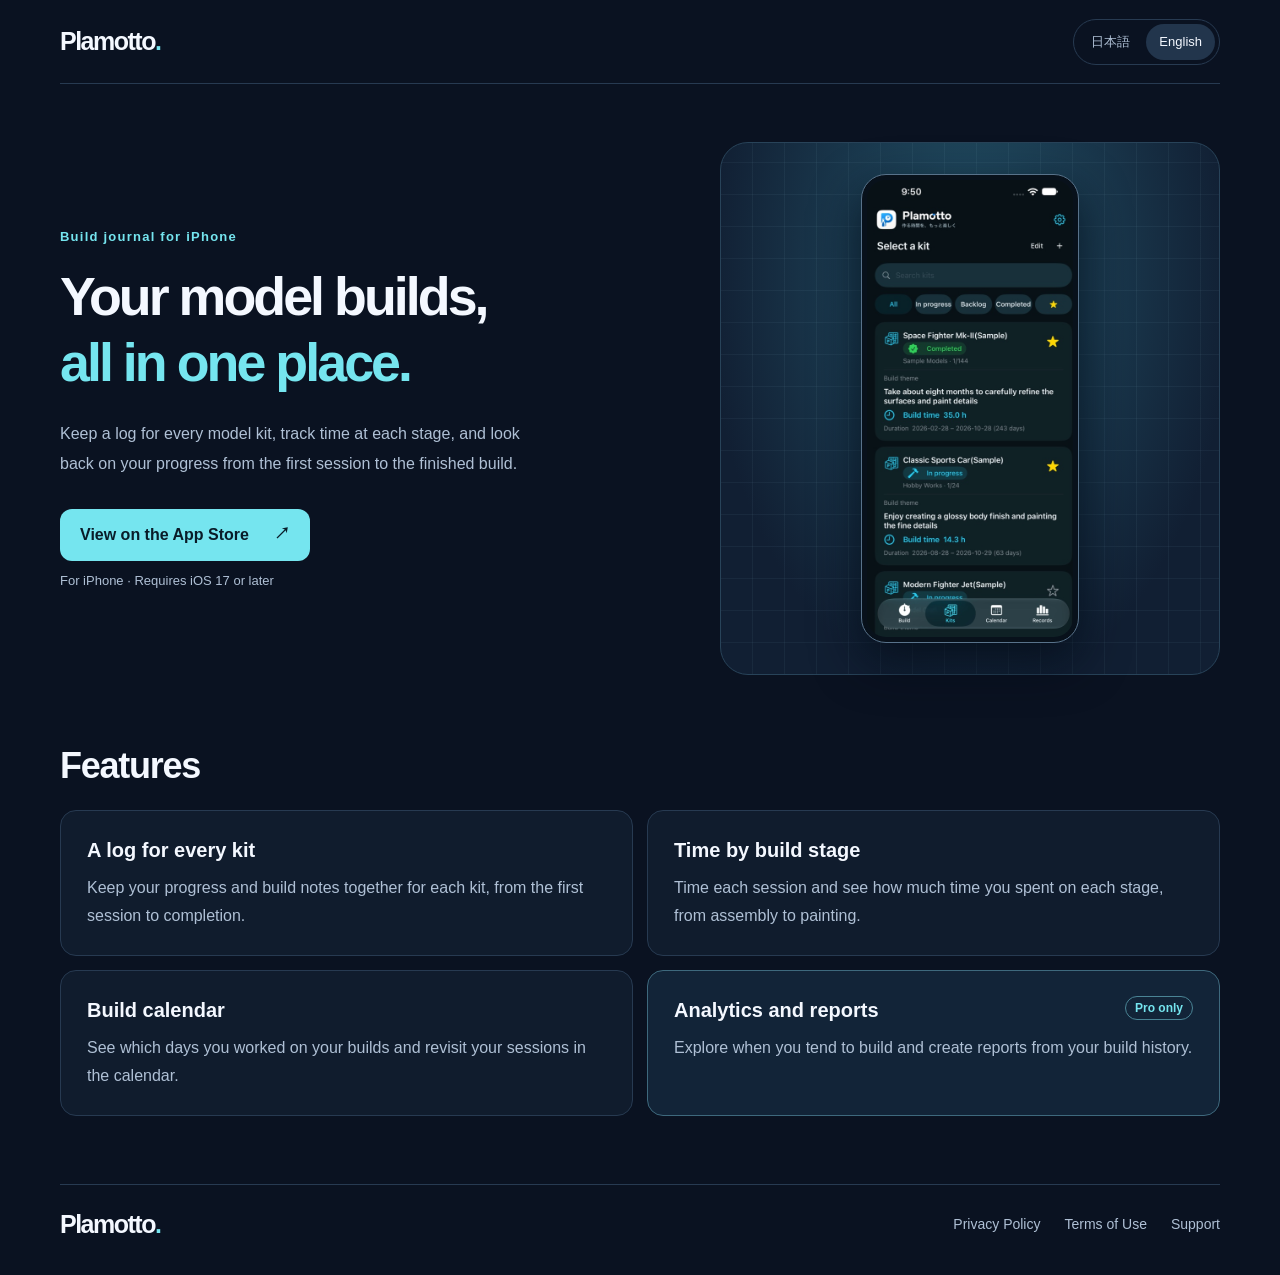
<file: index.html>
<!doctype html>
<html lang="ja">
<head>
  <meta charset="utf-8">
  <meta name="viewport" content="width=device-width, initial-scale=1">
  <meta name="theme-color" content="#0a1221">
  <meta name="description" content="Plamottoはプラモデルの制作工程と作業時間をキットごとに記録できるiPhoneアプリです。">
  <title>Plamotto — プラモデル制作記録</title>
  <link rel="canonical" href="https://plamotto.github.io/plamotto-site/">
  <link rel="stylesheet" href="assets/plamotto.css">
  <script src="assets/plamotto.js" defer></script>
</head>
<body id="top">
  <header class="wrap header">
    <a class="brand" href="#top">Plamotto<span aria-hidden="true">.</span></a>
    <div class="languages" role="group" aria-label="表示言語" data-en-label="Display language" hidden>
      <button type="button" lang="ja" aria-pressed="true">日本語</button>
      <button type="button" lang="en" aria-pressed="false">English</button>
    </div>
  </header>
  <main>
    <section class="wrap hero" aria-labelledby="headline">
      <div class="intro">
        <p class="eyebrow" data-en="Build journal for iPhone">iPhone向け制作ログ</p>
        <h1 id="headline"><span data-en="Your model builds,">プラモデル制作の記録を、</span><strong data-en="all in one place.">ひとまとめに。</strong></h1>
        <p class="lead" data-en="Keep a log for every model kit, track time at each stage, and look back on your progress from the first session to the finished build.">キットごとに制作工程と作業時間を記録。最初の作業から完成まで、積み重ねた時間を振り返れます。</p>
        <a class="cta" href="https://apps.apple.com/jp/app/plamotto/id6826028405"><span data-en="View on the App Store">App Storeで見る</span><span aria-hidden="true">↗</span></a>
        <p class="note" data-en="For iPhone · Requires iOS 17 or later">iPhone対応 · iOS 17以降</p>
      </div>
      <figure class="showcase">
        <div class="screen">
          <img src="assets/screen-ja.jpg" width="487" height="1080" alt="Plamottoのキット一覧画面。キットごとの進捗と合計制作時間を表示。" data-en-alt="Plamotto kit list showing progress and total build time for each kit.">
        </div>
      </figure>
    </section>
    <section class="wrap features" aria-labelledby="features">
      <h2 id="features" data-en="Features">主な機能</h2>
      <div class="grid">
        <article class="card">
          <h3 data-en="A log for every kit">キット別の制作ログ</h3>
          <p data-en="Keep your progress and build notes together for each kit, from the first session to completion.">作業の進み具合やメモをキットごとに整理し、制作の始まりから完成までの記録を残せます。</p>
        </article>
        <article class="card">
          <h3 data-en="Time by build stage">工程別の制作時間</h3>
          <p data-en="Time each session and see how much time you spent on each stage, from assembly to painting.">タイマーで作業時間を記録し、組み立てや塗装などの工程別に、かかった時間を確認できます。</p>
        </article>
        <article class="card">
          <h3 data-en="Build calendar">制作カレンダー</h3>
          <p data-en="See which days you worked on your builds and revisit your sessions in the calendar.">作業した日がひと目でわかり、カレンダーから日ごとの制作履歴を振り返れます。</p>
        </article>
        <article class="card pro">
          <span class="tag" data-en="Pro only">Pro限定</span>
          <h3 data-en="Analytics and reports">分析・レポート</h3>
          <p data-en="Explore when you tend to build and create reports from your build history.">曜日や時間帯ごとの制作傾向を分析し、制作の記録をレポートにまとめられます。</p>
        </article>
      </div>
    </section>
  </main>
  <footer class="wrap footer">
    <a class="brand" href="#top">Plamotto<span aria-hidden="true">.</span></a>
    <nav aria-label="サポートと法務" data-en-label="Support and legal">
      <a href="privacy/" data-en="Privacy Policy">プライバシーポリシー</a>
      <a href="terms/" data-en="Terms of Use">利用規約</a>
      <a href="support/" data-en="Support">サポート</a>
    </nav>
  </footer>
</body>
</html>
</file>
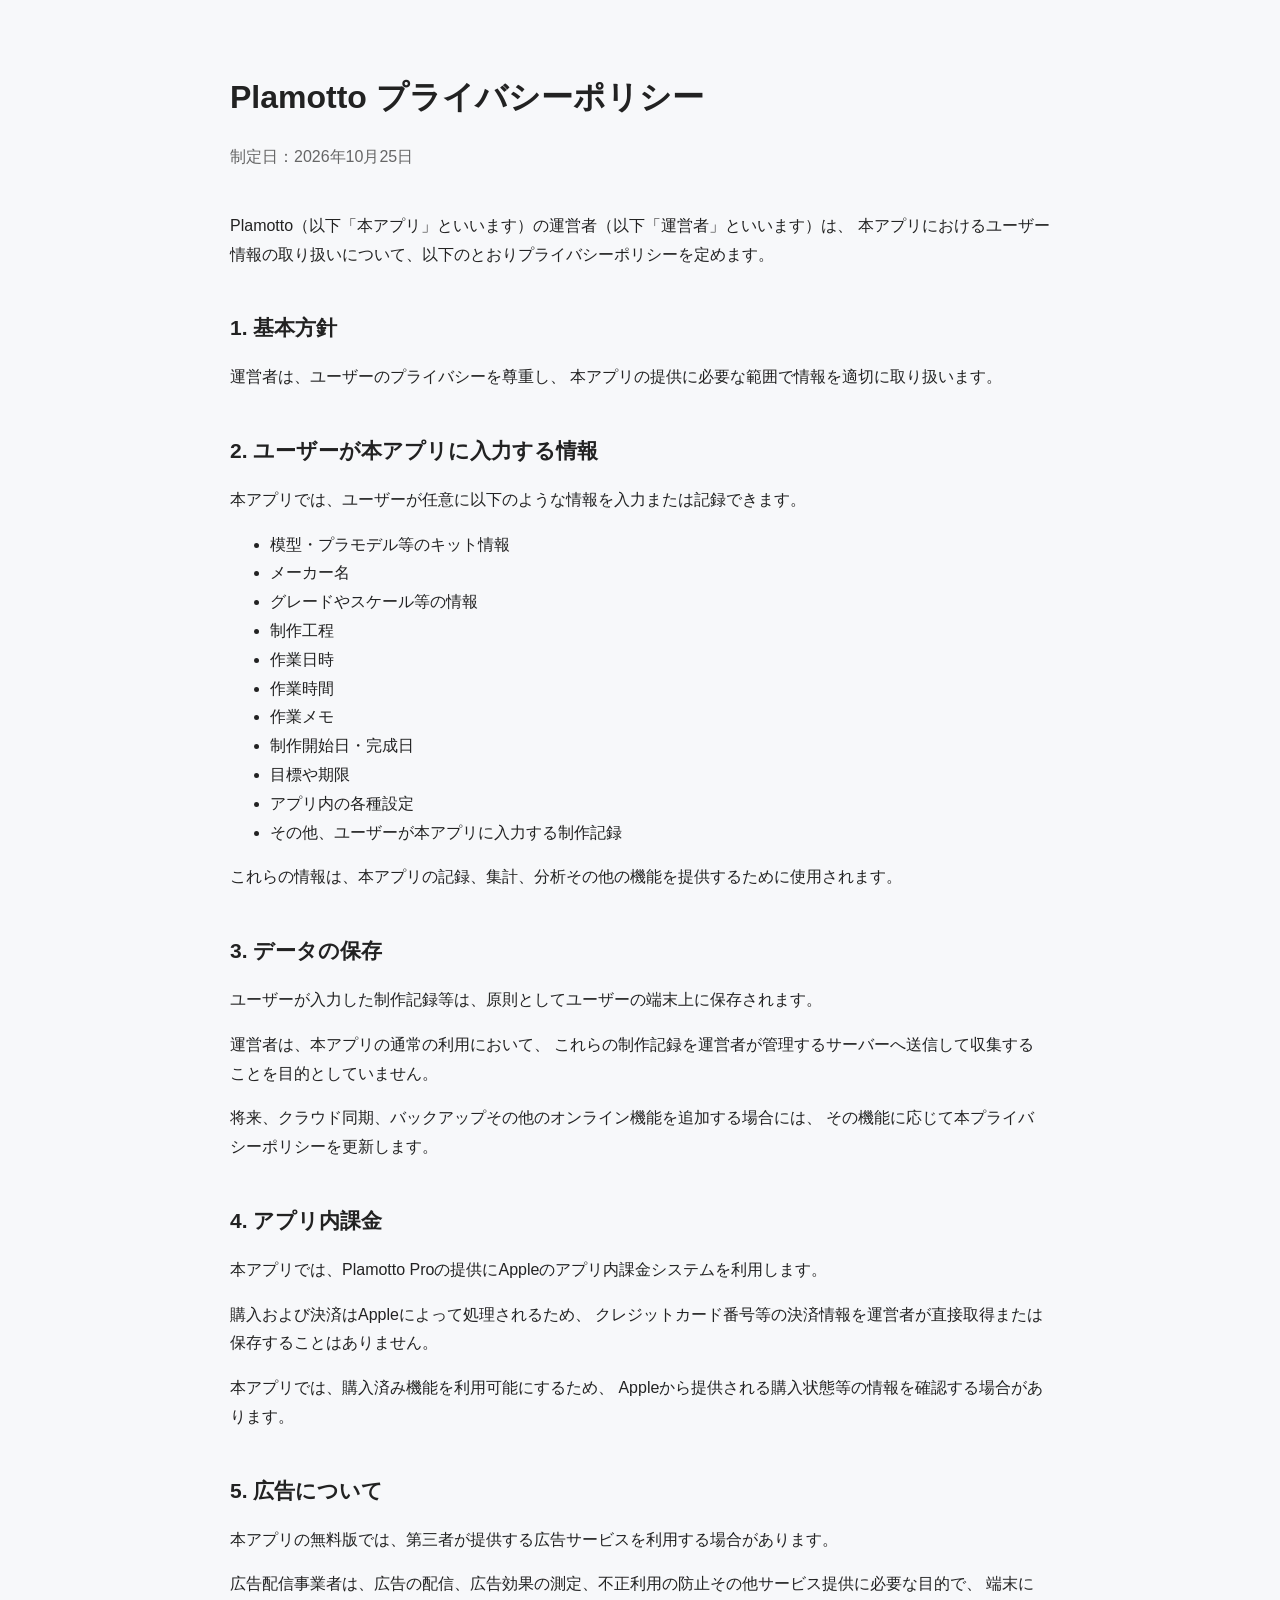
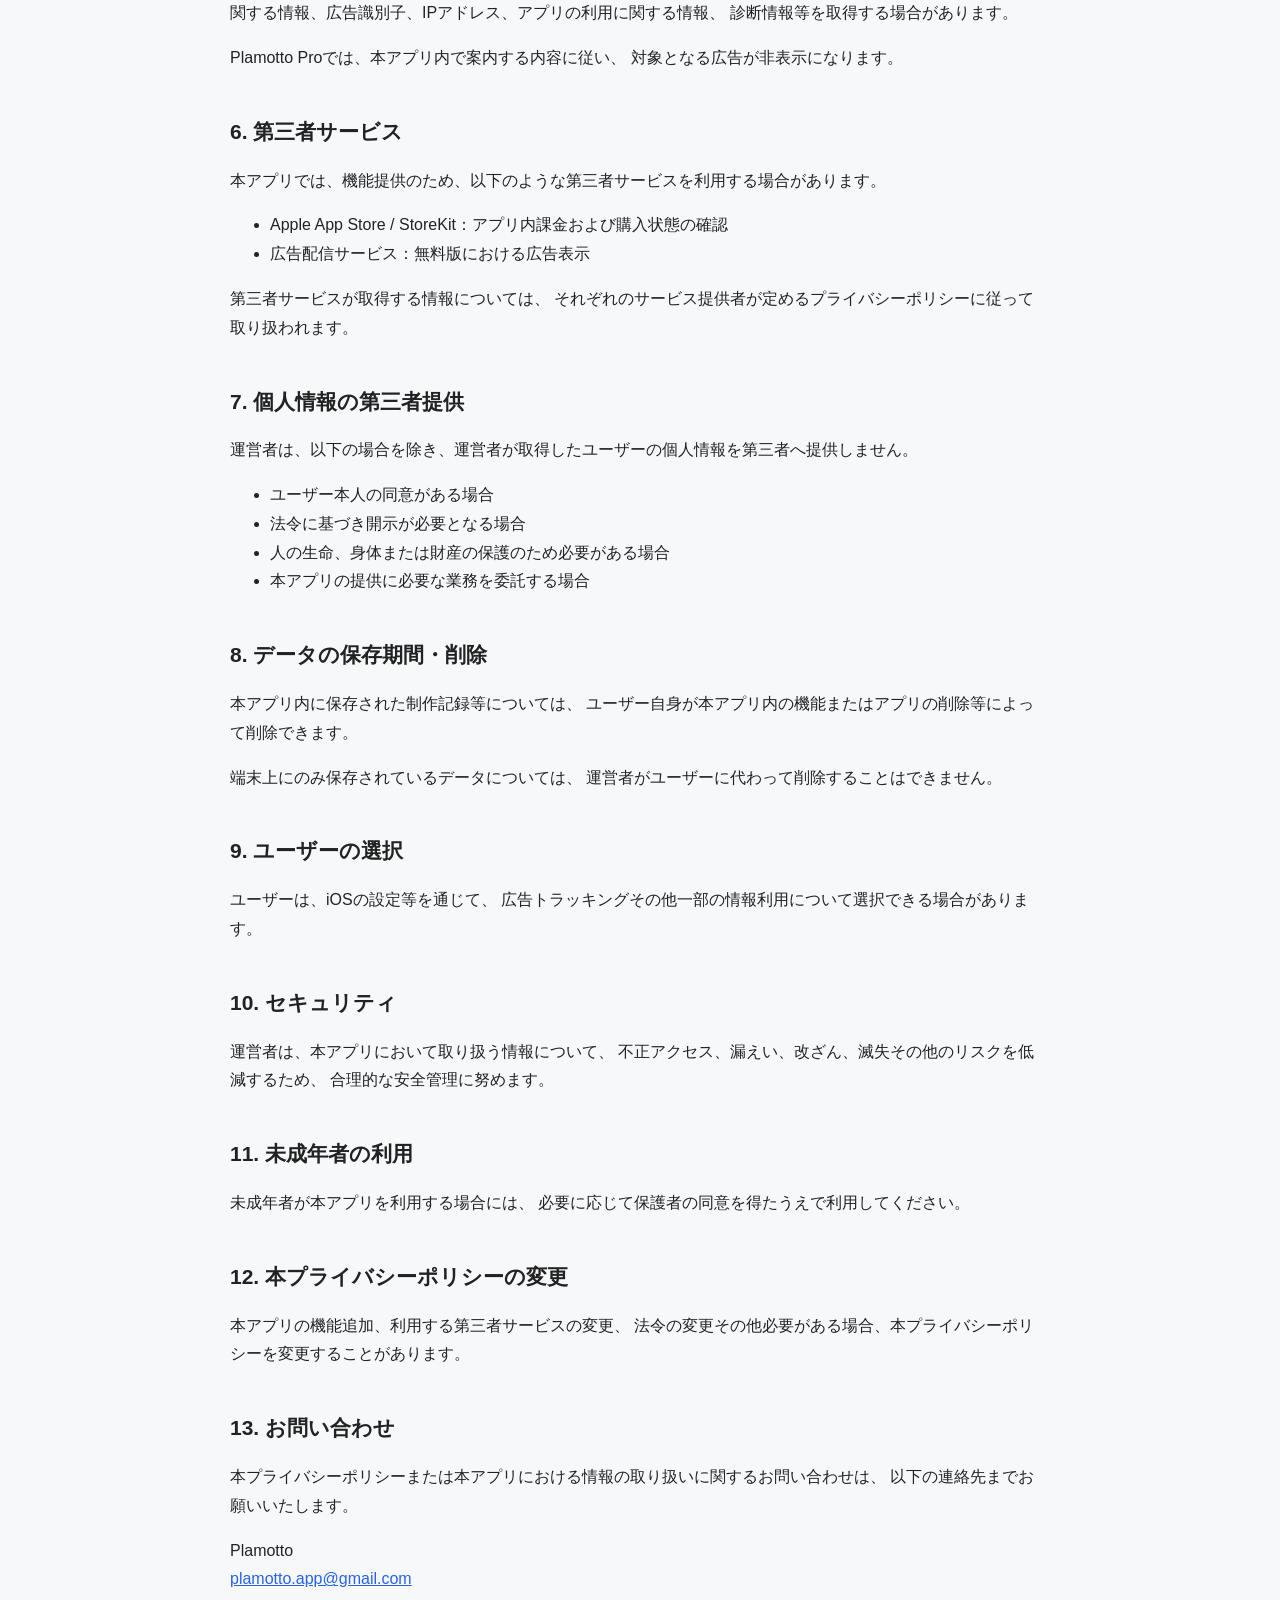
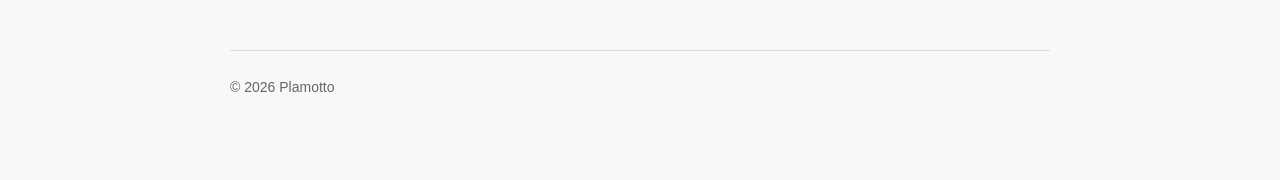
<file: privacy/index.html>
<!DOCTYPE html>
<html lang="ja">
<head>
  <meta charset="UTF-8">
  <meta name="viewport" content="width=device-width, initial-scale=1.0">
  <title>プライバシーポリシー | Plamotto</title>
  <style>
    body {
      font-family: -apple-system, BlinkMacSystemFont, "Helvetica Neue", Arial, sans-serif;
      line-height: 1.8;
      margin: 0;
      background: #f7f8fa;
      color: #222;
    }

    main {
      max-width: 820px;
      margin: 0 auto;
      padding: 48px 24px 80px;
    }

    h1 {
      font-size: 32px;
      margin-bottom: 8px;
    }

    h2 {
      font-size: 21px;
      margin-top: 40px;
      margin-bottom: 12px;
    }

    p, li {
      font-size: 16px;
    }

    .date {
      color: #666;
      margin-bottom: 40px;
    }

    a {
      color: #2563eb;
    }

    footer {
      margin-top: 56px;
      padding-top: 24px;
      border-top: 1px solid #ddd;
      color: #666;
      font-size: 14px;
    }
  </style>
</head>

<body>
<main>

  <h1>Plamotto プライバシーポリシー</h1>
  <p class="date">制定日：2026年10月25日</p>

  <p>
    Plamotto（以下「本アプリ」といいます）の運営者（以下「運営者」といいます）は、
    本アプリにおけるユーザー情報の取り扱いについて、以下のとおりプライバシーポリシーを定めます。
  </p>

  <h2>1. 基本方針</h2>
  <p>
    運営者は、ユーザーのプライバシーを尊重し、
    本アプリの提供に必要な範囲で情報を適切に取り扱います。
  </p>

  <h2>2. ユーザーが本アプリに入力する情報</h2>
  <p>本アプリでは、ユーザーが任意に以下のような情報を入力または記録できます。</p>

  <ul>
    <li>模型・プラモデル等のキット情報</li>
    <li>メーカー名</li>
    <li>グレードやスケール等の情報</li>
    <li>制作工程</li>
    <li>作業日時</li>
    <li>作業時間</li>
    <li>作業メモ</li>
    <li>制作開始日・完成日</li>
    <li>目標や期限</li>
    <li>アプリ内の各種設定</li>
    <li>その他、ユーザーが本アプリに入力する制作記録</li>
  </ul>

  <p>
    これらの情報は、本アプリの記録、集計、分析その他の機能を提供するために使用されます。
  </p>

  <h2>3. データの保存</h2>
  <p>
    ユーザーが入力した制作記録等は、原則としてユーザーの端末上に保存されます。
  </p>

  <p>
    運営者は、本アプリの通常の利用において、
    これらの制作記録を運営者が管理するサーバーへ送信して収集することを目的としていません。
  </p>

  <p>
    将来、クラウド同期、バックアップその他のオンライン機能を追加する場合には、
    その機能に応じて本プライバシーポリシーを更新します。
  </p>

  <h2>4. アプリ内課金</h2>
  <p>
    本アプリでは、Plamotto Proの提供にAppleのアプリ内課金システムを利用します。
  </p>

  <p>
    購入および決済はAppleによって処理されるため、
    クレジットカード番号等の決済情報を運営者が直接取得または保存することはありません。
  </p>

  <p>
    本アプリでは、購入済み機能を利用可能にするため、
    Appleから提供される購入状態等の情報を確認する場合があります。
  </p>

  <h2>5. 広告について</h2>
  <p>
    本アプリの無料版では、第三者が提供する広告サービスを利用する場合があります。
  </p>

  <p>
    広告配信事業者は、広告の配信、広告効果の測定、不正利用の防止その他サービス提供に必要な目的で、
    端末に関する情報、広告識別子、IPアドレス、アプリの利用に関する情報、
    診断情報等を取得する場合があります。
  </p>

  <p>
    Plamotto Proでは、本アプリ内で案内する内容に従い、
    対象となる広告が非表示になります。
  </p>

  <h2>6. 第三者サービス</h2>
  <p>本アプリでは、機能提供のため、以下のような第三者サービスを利用する場合があります。</p>

  <ul>
    <li>Apple App Store / StoreKit：アプリ内課金および購入状態の確認</li>
    <li>広告配信サービス：無料版における広告表示</li>
  </ul>

  <p>
    第三者サービスが取得する情報については、
    それぞれのサービス提供者が定めるプライバシーポリシーに従って取り扱われます。
  </p>

  <h2>7. 個人情報の第三者提供</h2>
  <p>
    運営者は、以下の場合を除き、運営者が取得したユーザーの個人情報を第三者へ提供しません。
  </p>

  <ul>
    <li>ユーザー本人の同意がある場合</li>
    <li>法令に基づき開示が必要となる場合</li>
    <li>人の生命、身体または財産の保護のため必要がある場合</li>
    <li>本アプリの提供に必要な業務を委託する場合</li>
  </ul>

  <h2>8. データの保存期間・削除</h2>
  <p>
    本アプリ内に保存された制作記録等については、
    ユーザー自身が本アプリ内の機能またはアプリの削除等によって削除できます。
  </p>

  <p>
    端末上にのみ保存されているデータについては、
    運営者がユーザーに代わって削除することはできません。
  </p>

  <h2>9. ユーザーの選択</h2>
  <p>
    ユーザーは、iOSの設定等を通じて、
    広告トラッキングその他一部の情報利用について選択できる場合があります。
  </p>

  <h2>10. セキュリティ</h2>
  <p>
    運営者は、本アプリにおいて取り扱う情報について、
    不正アクセス、漏えい、改ざん、滅失その他のリスクを低減するため、
    合理的な安全管理に努めます。
  </p>

  <h2>11. 未成年者の利用</h2>
  <p>
    未成年者が本アプリを利用する場合には、
    必要に応じて保護者の同意を得たうえで利用してください。
  </p>

  <h2>12. 本プライバシーポリシーの変更</h2>
  <p>
    本アプリの機能追加、利用する第三者サービスの変更、
    法令の変更その他必要がある場合、本プライバシーポリシーを変更することがあります。
  </p>

  <h2>13. お問い合わせ</h2>
  <p>
    本プライバシーポリシーまたは本アプリにおける情報の取り扱いに関するお問い合わせは、
    以下の連絡先までお願いいたします。
  </p>

  <p>
    Plamotto<br>
    <a href="mailto:plamotto.app@gmail.com">plamotto.app@gmail.com</a>
  </p>

  <footer>
    © 2026 Plamotto
  </footer>

</main>
</body>
</html>
</file>
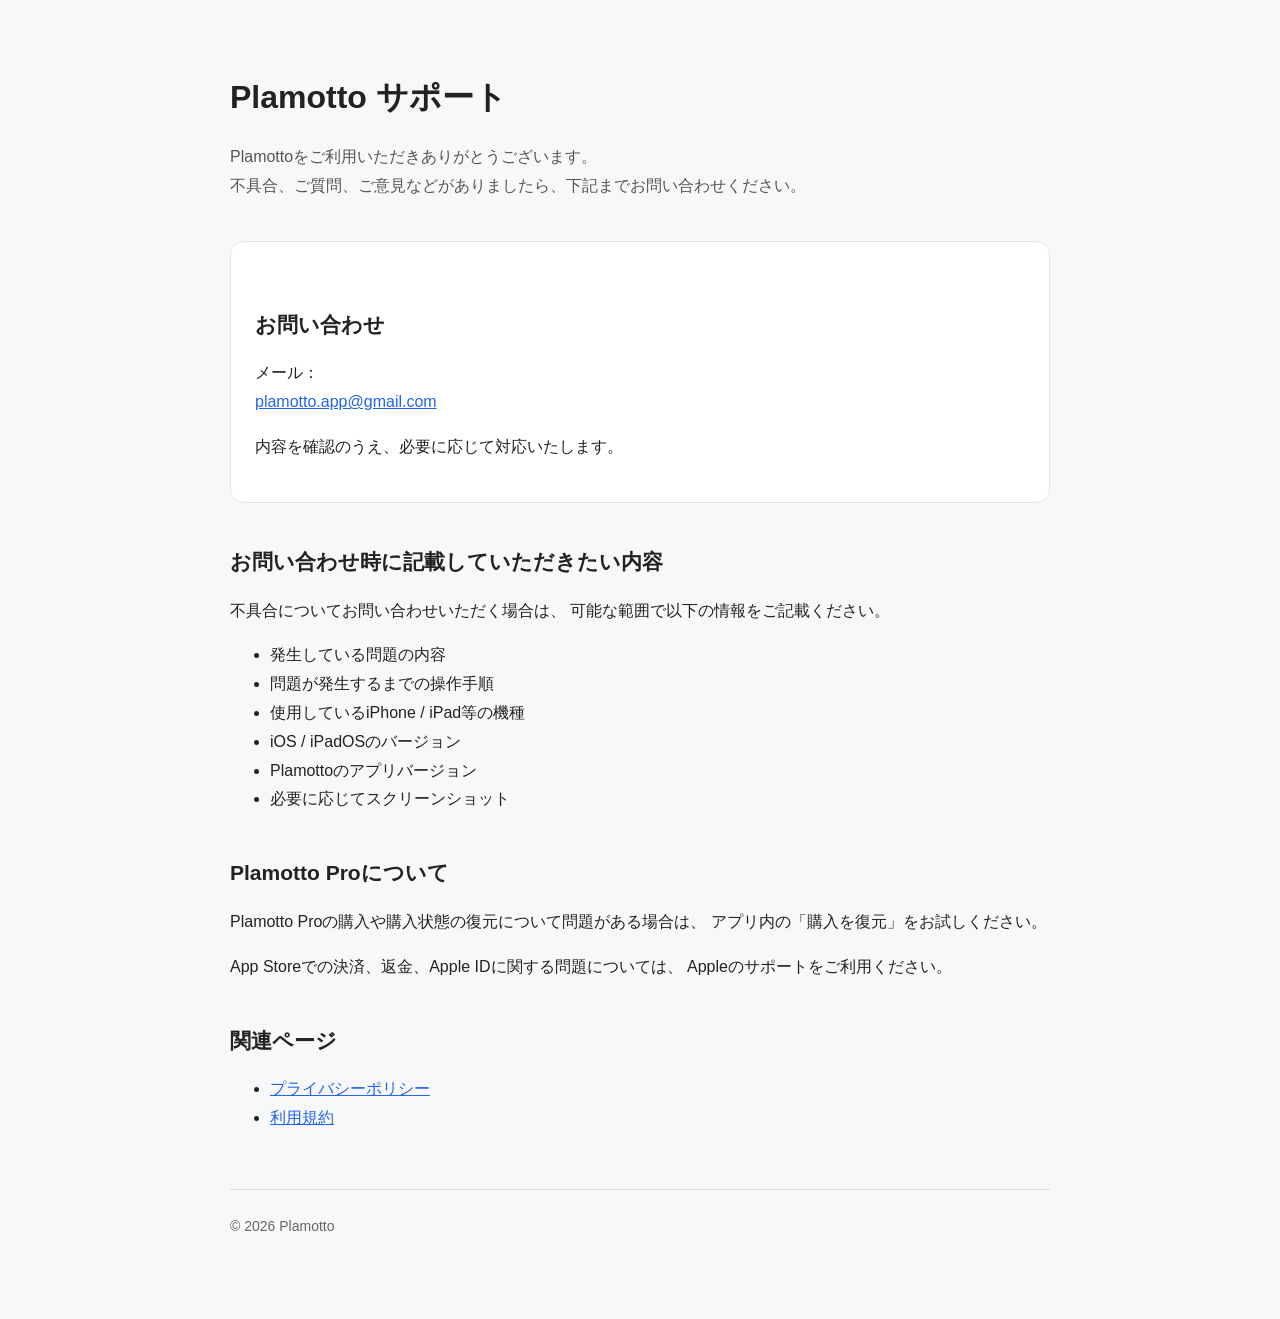
<file: support/index.html>
<!DOCTYPE html>
<html lang="ja">
<head>
  <meta charset="UTF-8">
  <meta name="viewport" content="width=device-width, initial-scale=1.0">
  <title>サポート | Plamotto</title>
  <style>
    body {
      font-family: -apple-system, BlinkMacSystemFont, "Helvetica Neue", Arial, sans-serif;
      line-height: 1.8;
      margin: 0;
      background: #f7f8fa;
      color: #222;
    }

    main {
      max-width: 820px;
      margin: 0 auto;
      padding: 48px 24px 80px;
    }

    h1 {
      font-size: 32px;
      margin-bottom: 8px;
    }

    h2 {
      font-size: 21px;
      margin-top: 40px;
      margin-bottom: 12px;
    }

    p, li {
      font-size: 16px;
    }

    .lead {
      color: #555;
      margin-bottom: 40px;
    }

    .box {
      background: #fff;
      border: 1px solid #e3e5e8;
      border-radius: 14px;
      padding: 24px;
      margin-top: 20px;
    }

    a {
      color: #2563eb;
    }

    footer {
      margin-top: 56px;
      padding-top: 24px;
      border-top: 1px solid #ddd;
      color: #666;
      font-size: 14px;
    }
  </style>
</head>

<body>
<main>

  <h1>Plamotto サポート</h1>

  <p class="lead">
    Plamottoをご利用いただきありがとうございます。<br>
    不具合、ご質問、ご意見などがありましたら、下記までお問い合わせください。
  </p>

  <div class="box">
    <h2>お問い合わせ</h2>

    <p>
      メール：<br>
      <a href="mailto:plamotto.app@gmail.com">plamotto.app@gmail.com</a>
    </p>

    <p>
      内容を確認のうえ、必要に応じて対応いたします。
    </p>
  </div>

  <h2>お問い合わせ時に記載していただきたい内容</h2>

  <p>
    不具合についてお問い合わせいただく場合は、
    可能な範囲で以下の情報をご記載ください。
  </p>

  <ul>
    <li>発生している問題の内容</li>
    <li>問題が発生するまでの操作手順</li>
    <li>使用しているiPhone / iPad等の機種</li>
    <li>iOS / iPadOSのバージョン</li>
    <li>Plamottoのアプリバージョン</li>
    <li>必要に応じてスクリーンショット</li>
  </ul>

  <h2>Plamotto Proについて</h2>

  <p>
    Plamotto Proの購入や購入状態の復元について問題がある場合は、
    アプリ内の「購入を復元」をお試しください。
  </p>

  <p>
    App Storeでの決済、返金、Apple IDに関する問題については、
    Appleのサポートをご利用ください。
  </p>

  <h2>関連ページ</h2>

  <ul>
    <li>
      <a href="../privacy/">プライバシーポリシー</a>
    </li>
    <li>
      <a href="../terms/">利用規約</a>
    </li>
  </ul>

  <footer>
    © 2026 Plamotto
  </footer>

</main>
</body>
</html>
</file>
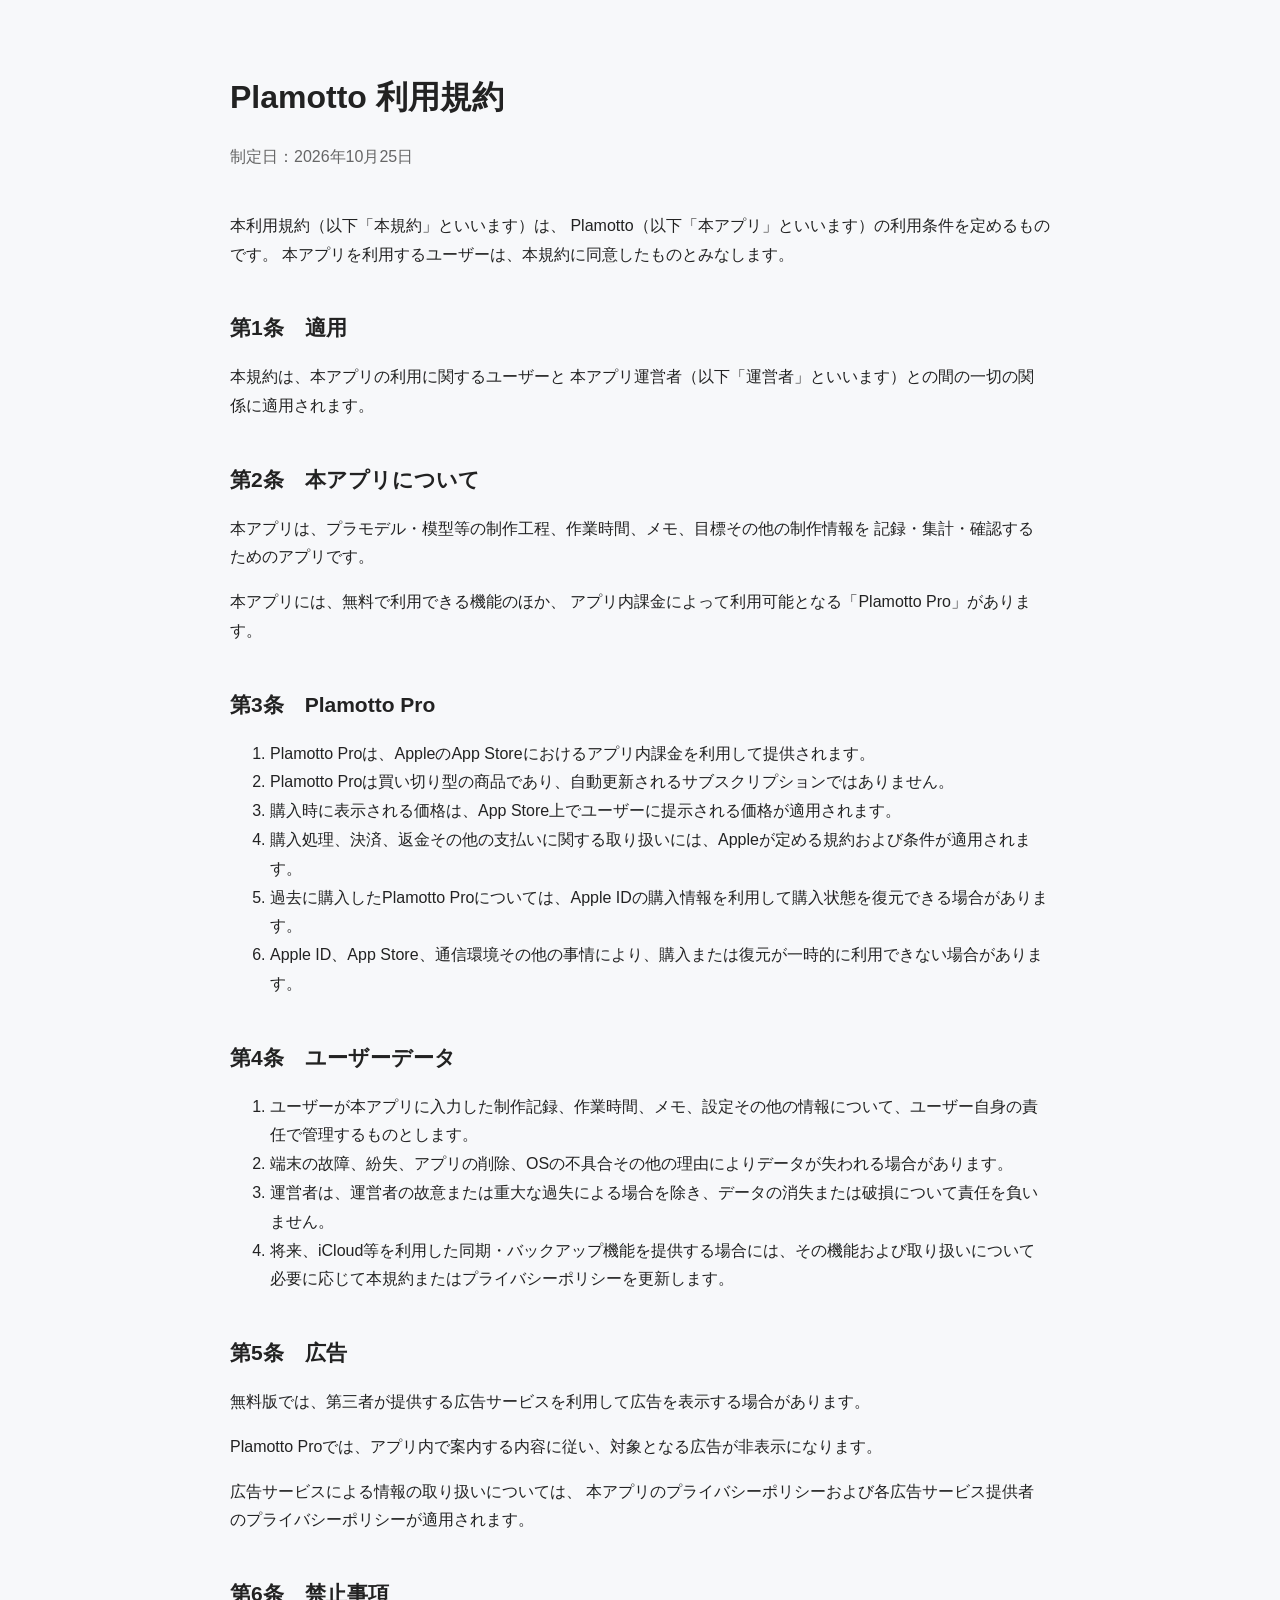
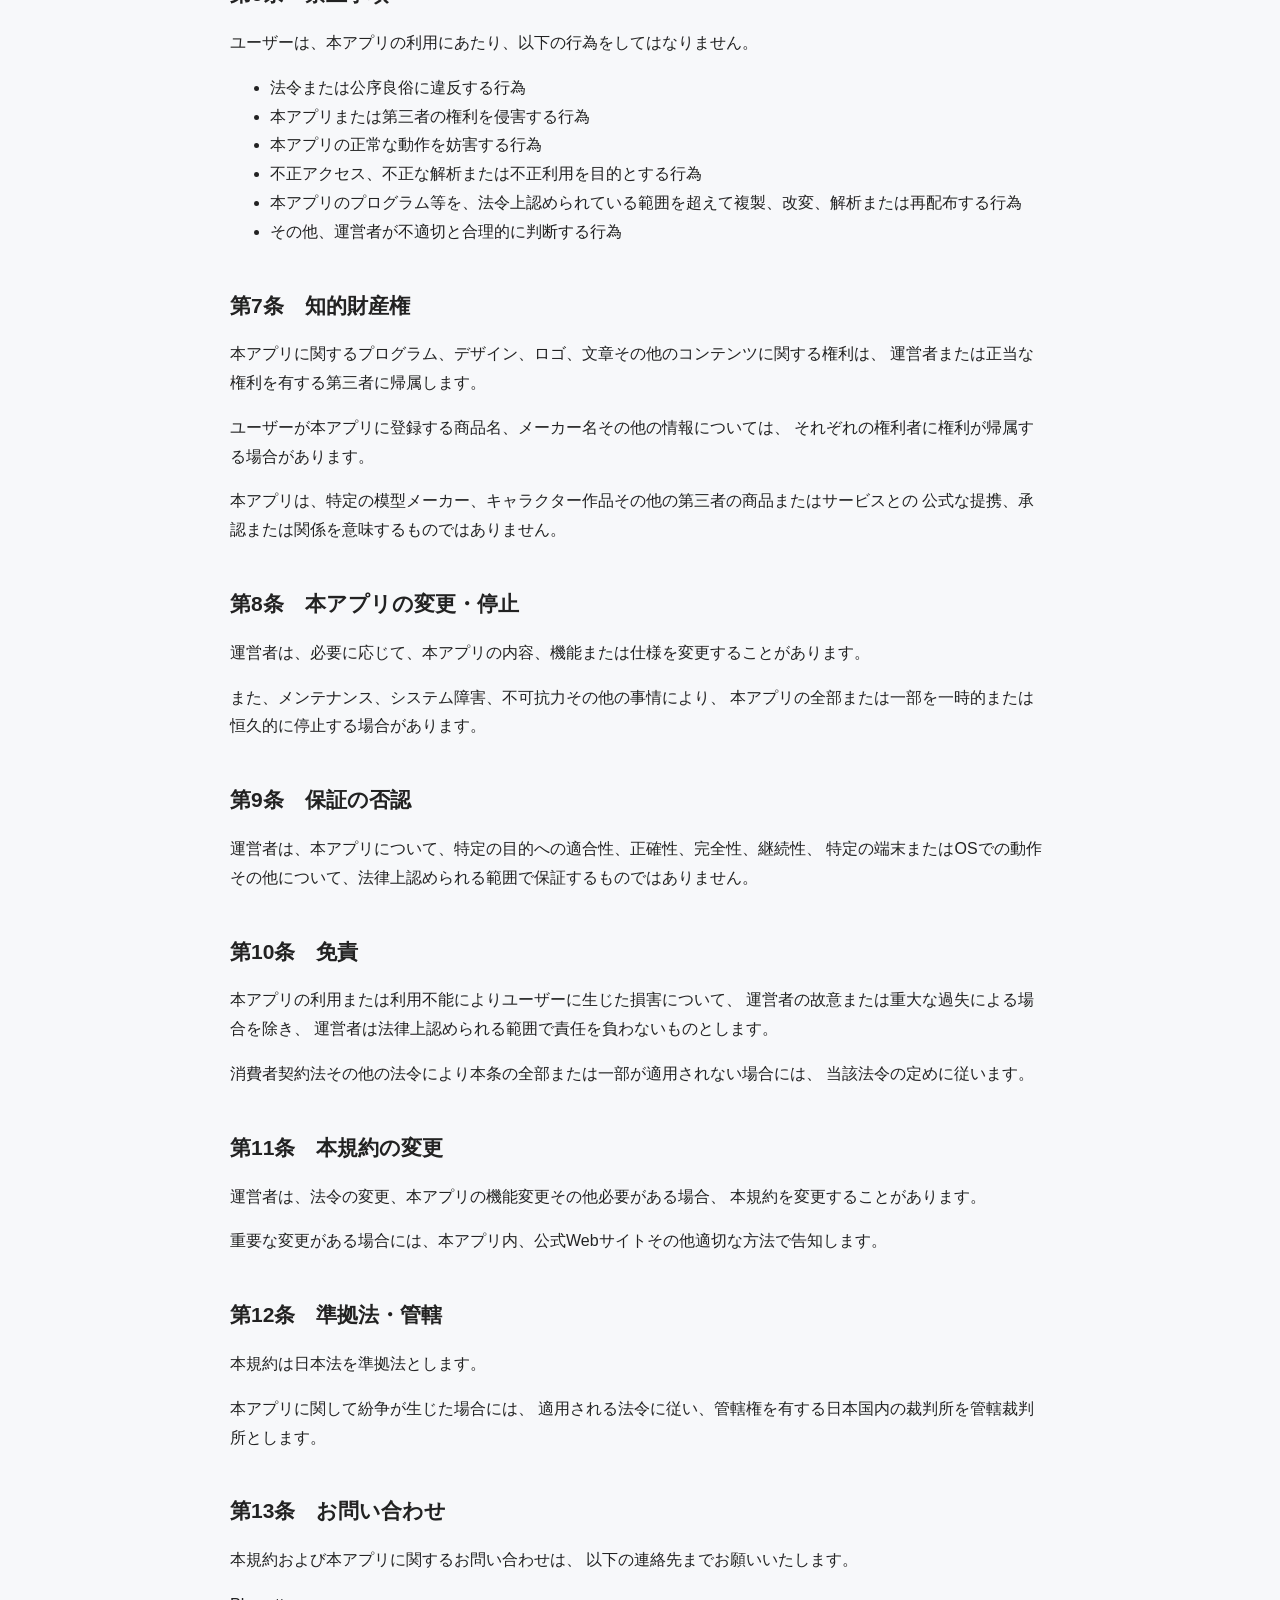
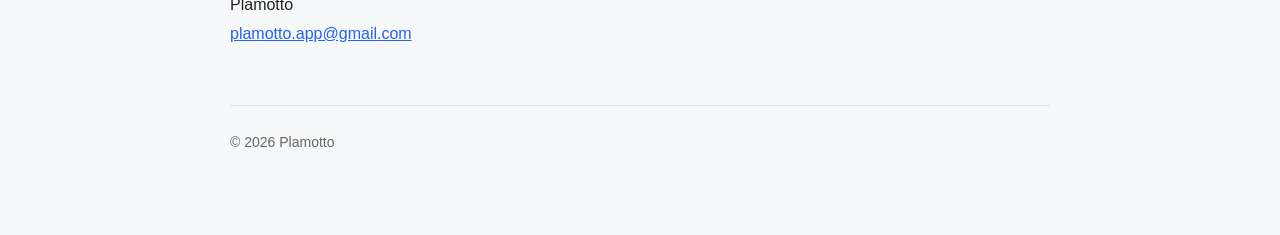
<file: terms/index.html>
<!DOCTYPE html>
<html lang="ja">
<head>
  <meta charset="UTF-8">
  <meta name="viewport" content="width=device-width, initial-scale=1.0">
  <title>利用規約 | Plamotto</title>
  <style>
    body {
      font-family: -apple-system, BlinkMacSystemFont, "Helvetica Neue", Arial, sans-serif;
      line-height: 1.8;
      margin: 0;
      background: #f7f8fa;
      color: #222;
    }

    main {
      max-width: 820px;
      margin: 0 auto;
      padding: 48px 24px 80px;
    }

    h1 {
      font-size: 32px;
      margin-bottom: 8px;
    }

    h2 {
      font-size: 21px;
      margin-top: 40px;
      margin-bottom: 12px;
    }

    p, li {
      font-size: 16px;
    }

    .date {
      color: #666;
      margin-bottom: 40px;
    }

    a {
      color: #2563eb;
    }

    footer {
      margin-top: 56px;
      padding-top: 24px;
      border-top: 1px solid #ddd;
      color: #666;
      font-size: 14px;
    }
  </style>
</head>

<body>
<main>

  <h1>Plamotto 利用規約</h1>
  <p class="date">制定日：2026年10月25日</p>

  <p>
    本利用規約（以下「本規約」といいます）は、
    Plamotto（以下「本アプリ」といいます）の利用条件を定めるものです。
    本アプリを利用するユーザーは、本規約に同意したものとみなします。
  </p>

  <h2>第1条　適用</h2>
  <p>
    本規約は、本アプリの利用に関するユーザーと
    本アプリ運営者（以下「運営者」といいます）との間の一切の関係に適用されます。
  </p>

  <h2>第2条　本アプリについて</h2>
  <p>
    本アプリは、プラモデル・模型等の制作工程、作業時間、メモ、目標その他の制作情報を
    記録・集計・確認するためのアプリです。
  </p>

  <p>
    本アプリには、無料で利用できる機能のほか、
    アプリ内課金によって利用可能となる「Plamotto Pro」があります。
  </p>

  <h2>第3条　Plamotto Pro</h2>
  <ol>
    <li>Plamotto Proは、AppleのApp Storeにおけるアプリ内課金を利用して提供されます。</li>
    <li>Plamotto Proは買い切り型の商品であり、自動更新されるサブスクリプションではありません。</li>
    <li>購入時に表示される価格は、App Store上でユーザーに提示される価格が適用されます。</li>
    <li>購入処理、決済、返金その他の支払いに関する取り扱いには、Appleが定める規約および条件が適用されます。</li>
    <li>過去に購入したPlamotto Proについては、Apple IDの購入情報を利用して購入状態を復元できる場合があります。</li>
    <li>Apple ID、App Store、通信環境その他の事情により、購入または復元が一時的に利用できない場合があります。</li>
  </ol>

  <h2>第4条　ユーザーデータ</h2>
  <ol>
    <li>ユーザーが本アプリに入力した制作記録、作業時間、メモ、設定その他の情報について、ユーザー自身の責任で管理するものとします。</li>
    <li>端末の故障、紛失、アプリの削除、OSの不具合その他の理由によりデータが失われる場合があります。</li>
    <li>運営者は、運営者の故意または重大な過失による場合を除き、データの消失または破損について責任を負いません。</li>
    <li>将来、iCloud等を利用した同期・バックアップ機能を提供する場合には、その機能および取り扱いについて必要に応じて本規約またはプライバシーポリシーを更新します。</li>
  </ol>

  <h2>第5条　広告</h2>
  <p>
    無料版では、第三者が提供する広告サービスを利用して広告を表示する場合があります。
  </p>

  <p>
    Plamotto Proでは、アプリ内で案内する内容に従い、対象となる広告が非表示になります。
  </p>

  <p>
    広告サービスによる情報の取り扱いについては、
    本アプリのプライバシーポリシーおよび各広告サービス提供者のプライバシーポリシーが適用されます。
  </p>

  <h2>第6条　禁止事項</h2>
  <p>ユーザーは、本アプリの利用にあたり、以下の行為をしてはなりません。</p>

  <ul>
    <li>法令または公序良俗に違反する行為</li>
    <li>本アプリまたは第三者の権利を侵害する行為</li>
    <li>本アプリの正常な動作を妨害する行為</li>
    <li>不正アクセス、不正な解析または不正利用を目的とする行為</li>
    <li>本アプリのプログラム等を、法令上認められている範囲を超えて複製、改変、解析または再配布する行為</li>
    <li>その他、運営者が不適切と合理的に判断する行為</li>
  </ul>

  <h2>第7条　知的財産権</h2>
  <p>
    本アプリに関するプログラム、デザイン、ロゴ、文章その他のコンテンツに関する権利は、
    運営者または正当な権利を有する第三者に帰属します。
  </p>

  <p>
    ユーザーが本アプリに登録する商品名、メーカー名その他の情報については、
    それぞれの権利者に権利が帰属する場合があります。
  </p>

  <p>
    本アプリは、特定の模型メーカー、キャラクター作品その他の第三者の商品またはサービスとの
    公式な提携、承認または関係を意味するものではありません。
  </p>

  <h2>第8条　本アプリの変更・停止</h2>
  <p>
    運営者は、必要に応じて、本アプリの内容、機能または仕様を変更することがあります。
  </p>

  <p>
    また、メンテナンス、システム障害、不可抗力その他の事情により、
    本アプリの全部または一部を一時的または恒久的に停止する場合があります。
  </p>

  <h2>第9条　保証の否認</h2>
  <p>
    運営者は、本アプリについて、特定の目的への適合性、正確性、完全性、継続性、
    特定の端末またはOSでの動作その他について、法律上認められる範囲で保証するものではありません。
  </p>

  <h2>第10条　免責</h2>
  <p>
    本アプリの利用または利用不能によりユーザーに生じた損害について、
    運営者の故意または重大な過失による場合を除き、
    運営者は法律上認められる範囲で責任を負わないものとします。
  </p>

  <p>
    消費者契約法その他の法令により本条の全部または一部が適用されない場合には、
    当該法令の定めに従います。
  </p>

  <h2>第11条　本規約の変更</h2>
  <p>
    運営者は、法令の変更、本アプリの機能変更その他必要がある場合、
    本規約を変更することがあります。
  </p>

  <p>
    重要な変更がある場合には、本アプリ内、公式Webサイトその他適切な方法で告知します。
  </p>

  <h2>第12条　準拠法・管轄</h2>
  <p>
    本規約は日本法を準拠法とします。
  </p>

  <p>
    本アプリに関して紛争が生じた場合には、
    適用される法令に従い、管轄権を有する日本国内の裁判所を管轄裁判所とします。
  </p>

  <h2>第13条　お問い合わせ</h2>
  <p>
    本規約および本アプリに関するお問い合わせは、
    以下の連絡先までお願いいたします。
  </p>

  <p>
    Plamotto<br>
    <a href="mailto:plamotto.app@gmail.com">plamotto.app@gmail.com</a>
  </p>

  <footer>
    © 2026 Plamotto
  </footer>

</main>
</body>
</html>
</file>
<file: assets/plamotto.css>
:root {
  color-scheme: dark;
  --navy: #0a1221;
  --text: #f4f8ff;
  --muted: #afc0d5;
  --accent: #75e5ef;
  --line: #273a51;
  font-family: Inter, -apple-system, BlinkMacSystemFont, "Hiragino Sans", "Yu Gothic", sans-serif;
}
* { box-sizing: border-box; }
[hidden] { display: none !important; }
body { margin: 0; background: var(--navy); color: var(--text); }
a { color: inherit; text-decoration: none; }
button { font: inherit; }
:focus-visible { outline: 2px solid var(--accent); outline-offset: 4px; }
.wrap { width: min(1160px, calc(100% - 80px)); margin-inline: auto; }
.header, .footer { display: flex; justify-content: space-between; align-items: center; gap: 24px; }
.header { min-height: 84px; border-bottom: 1px solid var(--line); }
.brand { font-size: 25px; font-weight: 800; letter-spacing: -.06em; }
.brand span { color: var(--accent); }
.languages { display: flex; gap: 3px; padding: 4px; border: 1px solid var(--line); border-radius: 100px; }
.languages button { border: 0; background: transparent; color: var(--muted); border-radius: 100px; min-height: 36px; padding: 0 13px; font-size: 13px; cursor: pointer; }
.languages button[aria-pressed="true"] { background: #22354c; color: var(--text); }
.hero { display: grid; grid-template-columns: minmax(0, 1.23fr) minmax(0, 1fr); align-items: center; gap: 44px; padding-block: 58px 70px; }
.eyebrow { margin: 0 0 20px; color: var(--accent); font-size: 13px; font-weight: 700; letter-spacing: .095em; }
h1 { margin: 0; font-size: clamp(34px, 4.2vw, 66px); line-height: 1.22; letter-spacing: -.055em; overflow-wrap: anywhere; }
:lang(ja) h1 { font-size: clamp(28px, 3.75vw, 54px); letter-spacing: -.045em; }
h1 span, h1 strong { display: block; }
h1 strong { color: var(--accent); }
.lead { max-width: 460px; margin: 24px 0 30px; color: var(--muted); line-height: 1.85; font-size: 16px; }
.cta { display: inline-flex; align-items: center; gap: 25px; min-height: 52px; padding-inline: 20px; border-radius: 12px; background: var(--accent); color: #091c29; font-weight: 750; }
.cta:hover { background: #a8f4fb; }
.note { color: var(--muted); font-size: 13px; margin: 12px 0 0; }
.showcase {
  margin: 0;
  padding: 31px 24px;
  display: grid;
  place-items: center;
  border: 1px solid #284359;
  border-radius: 28px;
  background:
    repeating-linear-gradient(90deg, transparent 0 31px, #b5eeff0c 31px 32px),
    repeating-linear-gradient(0deg, transparent 0 31px, #b5eeff0c 31px 32px),
    radial-gradient(ellipse at 50% 25%, #235369, #111f33 75%);
}
.screen { width: min(218px, 100%); padding: 5px; border: 1px solid #58728a; border-radius: 25px; background: #08111b; box-shadow: 0 18px 48px #030914c9; }
.screen img { display: block; width: 100%; height: auto; border-radius: 19px; }
.features { padding-bottom: 68px; }
h2 { margin: 0 0 23px; font-size: clamp(25px, 3vw, 36px); letter-spacing: -.035em; }
.grid { display: grid; grid-template-columns: repeat(2, minmax(0, 1fr)); gap: 14px; }
.card { padding: 25px 26px; border: 1px solid var(--line); border-radius: 16px; background: #101c2d; }
.card h3 { margin: 0 0 10px; font-size: 20px; line-height: 1.4; }
.card p { color: var(--muted); line-height: 1.75; margin: 0; }
.pro { border-color: #3e697d; background: #122438; }
.tag { float: right; margin: 0 0 8px 10px; padding: 4px 9px; border: 1px solid #4a8495; border-radius: 100px; color: var(--accent); font-size: 12px; font-weight: 700; }
.footer { border-top: 1px solid var(--line); padding-block: 25px 36px; }
.footer nav { display: flex; flex-wrap: wrap; gap: 12px 24px; color: var(--muted); font-size: 14px; }
.footer nav a { padding-block: 6px; }
.footer nav a:hover { color: var(--accent); text-decoration: underline; }
@media (max-width: 800px) {
  .wrap { width: calc(100% - 40px); }
  .hero { gap: 28px; }
}
@media (max-width: 650px) {
  .header { min-height: 68px; }
  .hero { grid-template-columns: 1fr; padding-block: 38px 47px; }
  h1 { font-size: clamp(35px, 8.2vw, 54px); }
  :lang(ja) h1 { font-size: clamp(25px, 6.7vw, 42px); }
  .showcase { padding-block: 24px; border-radius: 20px; }
  .screen { width: min(195px, 100%); }
  .grid { grid-template-columns: 1fr; }
  .features { padding-bottom: 43px; }
  .footer { align-items: flex-start; flex-direction: column; gap: 10px; }
}
</file>
